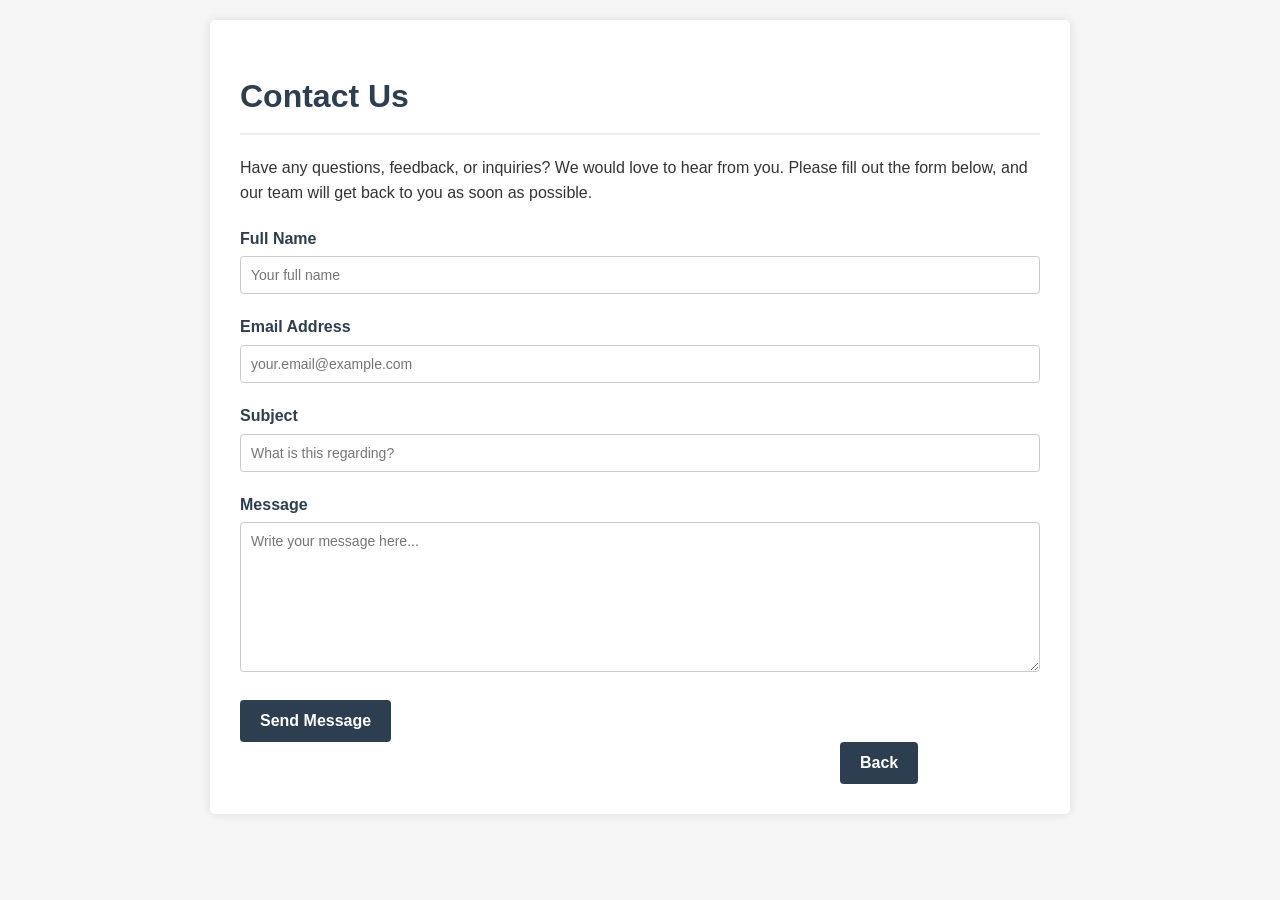
<file: html/contact.html>
<!DOCTYPE html>
<html lang="en">
<head>
    <meta charset="UTF-8">
    <meta name="viewport" content="width=device-width, initial-scale=1.0">
    <title>Contact Us | Binar</title>
    <style>
        body {
            font-family: Arial, sans-serif;
            line-height: 1.6;
            margin: 0;
            padding: 20px;
            background-color: whitesmoke;
            color: #333;
        }
        .container {
            max-width: 800px;
            margin: auto;
            background: white;
            padding: 30px;
            border-radius: 5px;
            box-shadow: 0 0 10px rgba(0, 0, 0, 0.1);
        }
        h1 {
            color: #2c3e50;
            border-bottom: 2px solid #eee;
            padding-bottom: 10px;
            margin-bottom: 20px;
        }
        p {
            margin-bottom: 20px;
        }
        .form-group {
            margin-bottom: 20px;
        }
        label {
            display: block;
            margin-bottom: 5px;
            font-weight: bold;
            color: #2c3e50;
        }
        input[type="text"],
        input[type="email"],
        textarea {
            width: 100%;
            padding: 10px;
            border: 1px solid #ccc;
            border-radius: 4px;
            box-sizing: border-box;
            font-family: inherit;
            font-size: 14px;
        }
        textarea {
            resize: vertical;
            min-height: 150px;
        }
        button {
            background-color: #2c3e50;
            color: white;
            padding: 12px 20px;
            border: none;
            border-radius: 4px;
            cursor: pointer;
            font-size: 16px;
            font-weight: bold;
            transition: background-color 0.3s ease;
        }
        button:hover {
            background-color: #34495e;
        }
        a{
            margin-left: 600px;
        }

    </style>
</head>
<body>
    <div class="container">
        <h1>Contact Us</h1>
        <p>Have any questions, feedback, or inquiries? We would love to hear from you. Please fill out the form below, and our team will get back to you as soon as possible.</p>
        
        <form action="#" method="POST">
            <div class="form-group">
                <label for="name">Full Name</label>
                <input type="text" id="name" name="name" required placeholder="Your full name">
            </div>

            <div class="form-group">
                <label for="email">Email Address</label>
                <input type="email" id="email" name="email" required placeholder="your.email@example.com">
            </div>

            <div class="form-group">
                <label for="subject">Subject</label>
                <input type="text" id="subject" name="subject" required placeholder="What is this regarding?">
            </div>

            <div class="form-group">
                <label for="message">Message</label>
                <textarea id="message" name="message" required placeholder="Write your message here..."></textarea>
            </div>

            <button type="submit">Send Message</button>
        </form>
        <a href="../html/index.html"><button>Back</button></a>
    </div>
</body>
</html>
</file>
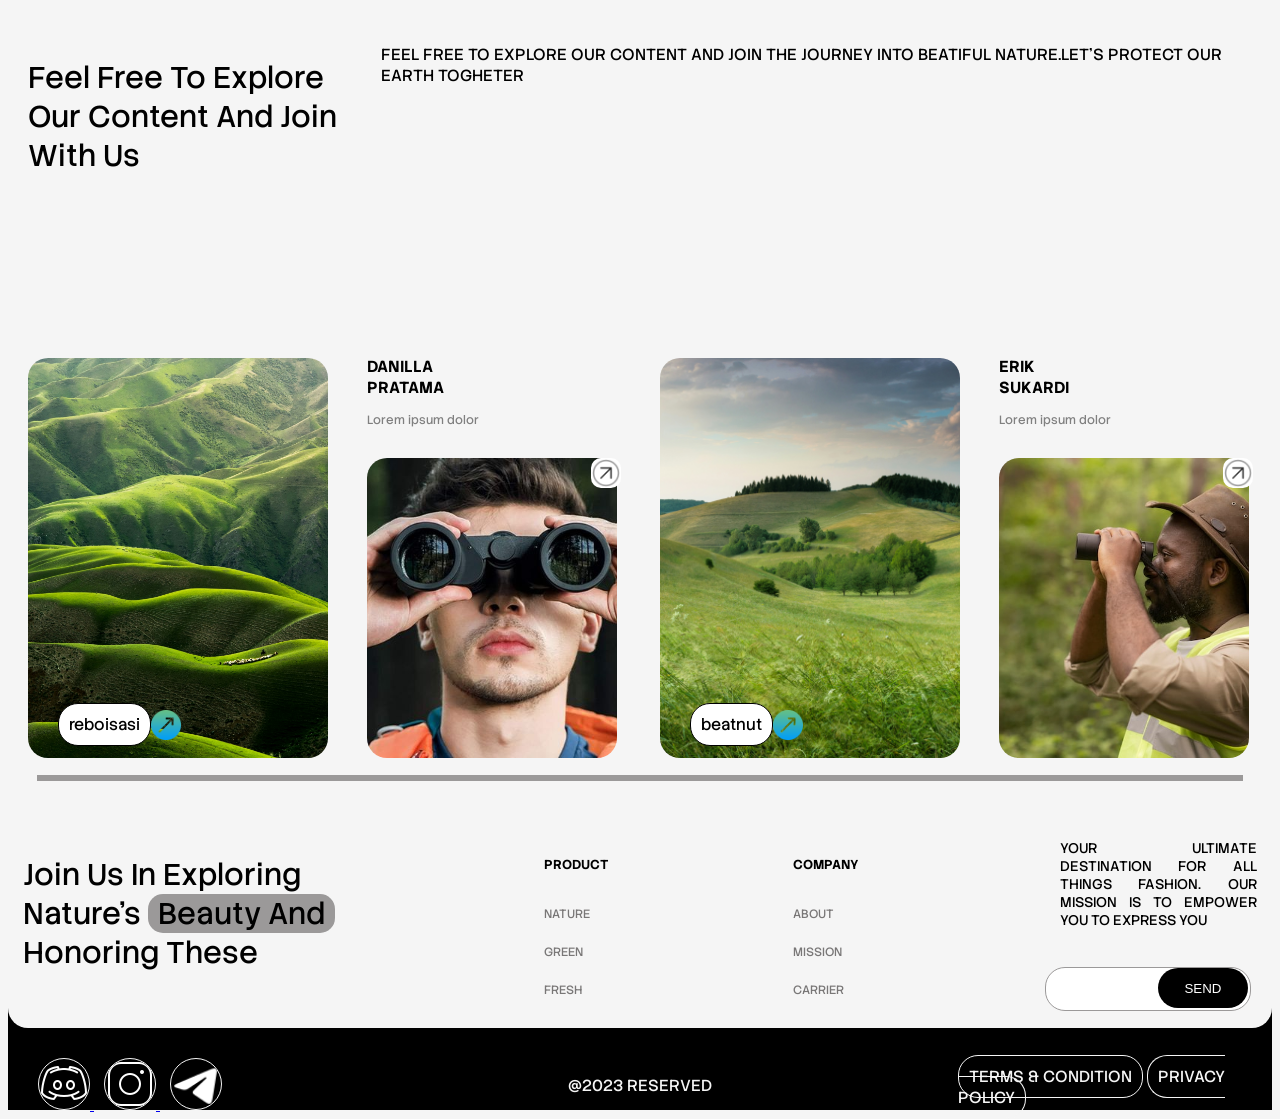
<file: html/fin.html>
<!DOCTYPE html>
<html lang="en">
<head>
    <meta charset="UTF-8">
    <meta name="viewport" content="width=device-width, initial-scale=1.0">
        <style>
        @import url('https://fonts.googleapis.com/css2?family=Stack+Sans+Text:wght@200..700&display=swap');
    </style>
    <title>Binar</title>
    <link rel="stylesheet" href="../css/fin.css">
</head>
<body>
    <main>

        <!-- section avant Footer -->
        <section>
            <!-- entete -->
                <div class="entete">
                    <p class="gauche">Feel Free To Explore Our Content And Join With Us</p>
                    <p class="droite">FEEL FREE TO EXPLORE OUR CONTENT AND JOIN THE JOURNEY INTO BEATIFUL NATURE.LET'S PROTECT OUR EARTH TOGHETER</p>
                </div>
            <!-- fin  entete -->

            <!-- bloc de photos -->
                <div class="photos">

                    <!-- photo une -->
                    <div class="photo1">
                        <img src="../images/espace-vert.jpg" alt="espace-vert" class="a">  
                        <div class="elts">
                            <a href="#">reboisasi</a>
                            <img src="../images/en-haut-a-droite(1).png" alt="" class="flc">
                        </div> 
                    </div>
                    <!-- fin photo une -->

                    <!-- photo deux -->
                    <div class="photo2">
                        <img src="../images/homme-a-jumelle.jpg" alt="homme a jumelle" class="b">
                        <img src="../images/fleche-en-haut-a-droite(1).png" alt="" class="flc">
                        <div class="elts">
                            <h2>DANILLA PRATAMA</h2>
                            <p>Lorem ipsum dolor</p>
                        </div> 
                    </div>
                    <!-- fin photo deux -->

                    <!-- photo trois -->
                    <div class="photo3">
                        <img src="../images/plaine-verte.jpg" alt="plaine-verte" class="c">
                        <div class="elts">
                            <a href="#">beatnut</a>
                            <img src="../images/en-haut-a-droite(1).png" alt="" class="flc">
                        </div>   
                    </div>
                    <!-- fin trois -->

                    <!-- photo quatre -->
                    <div class="photo4">
                        <img src="../images/garde-forestier.jpg" alt="garde forestier" class="d"> 
                        <img src="../images/fleche-en-haut-a-droite(1).png" alt="" class="flc"> 
                        <div class="elts">
                            <h2>ERIK SUKARDI</h2>
                            <p>Lorem ipsum dolor</p>
                        </div> 
                    </div>  
                    <!-- fin photo quatre  -->
                </div>
                <!-- fin bloc photos -->

        </section><br>
        <!-- fin section footer -->

        <hr><!-- ligne verticale  -->
    </main><br>
    
    <!-- pied de page -->
        <footer>

            <!-- section menu du footer -->
                <section class="menuFooter">
                    <p>Join Us In Exploring Nature's <span>Beauty And</span> Honoring These</p>

                    <div class="produit">
                        <h1>PRODUCT</h1>
                        <span>NATURE</span>
                        <span>GREEN</span>
                        <span>FRESH</span>
                    </div>
                    <div class="company">
                        <h1>COMPANY</h1>
                        <span>ABOUT</span>
                        <span>MISSION</span>
                        <span>CARRIER</span>
                    </div>

                    <!-- section message -->
                        <div class="msg">
                            <p>
                                YOUR ULTIMATE DESTINATION FOR ALL THINGS FASHION. OUR MISSION IS TO EMPOWER YOU TO EXPRESS YOU
                            </p>
                            <input type="text" name="msg" id="message">
                            <button type="submit">SEND</button>
                        </div>
                </section>
            <!-- fin section du menu Footer -->

            <!-- liens du footer -->
                <div class="liens">
                    <a href="https://discord.com/" target="_blank">
                        <img src="../images/discord.png" alt="logo de discord">
                    </a>
                    <a href="https://instagram.com/" target="_blank">
                        <img src="../images/instagram.png" alt="logo instagram">
                    </a>
                    <a href="https://telegram.com/" target="_blank">
                        <img src="../images/telegram.png" alt="logo telegram">
                    </a>
                </div>
            <!-- fin liens du footer -->

            <!-- condition et termes  -->
                <span class="copyright">@2023 RESERVED</span>
                <div class="confidentialite">
                    <a href="../html/termes.html">TERMS & CONDITION</a>
                    <a href="../html/policy.html">PRIVACY POLICY</a>
                </div>
            <!-- fin condition -->

        </footer>
    <!-- fin page -->
</body>
</html>
</file>
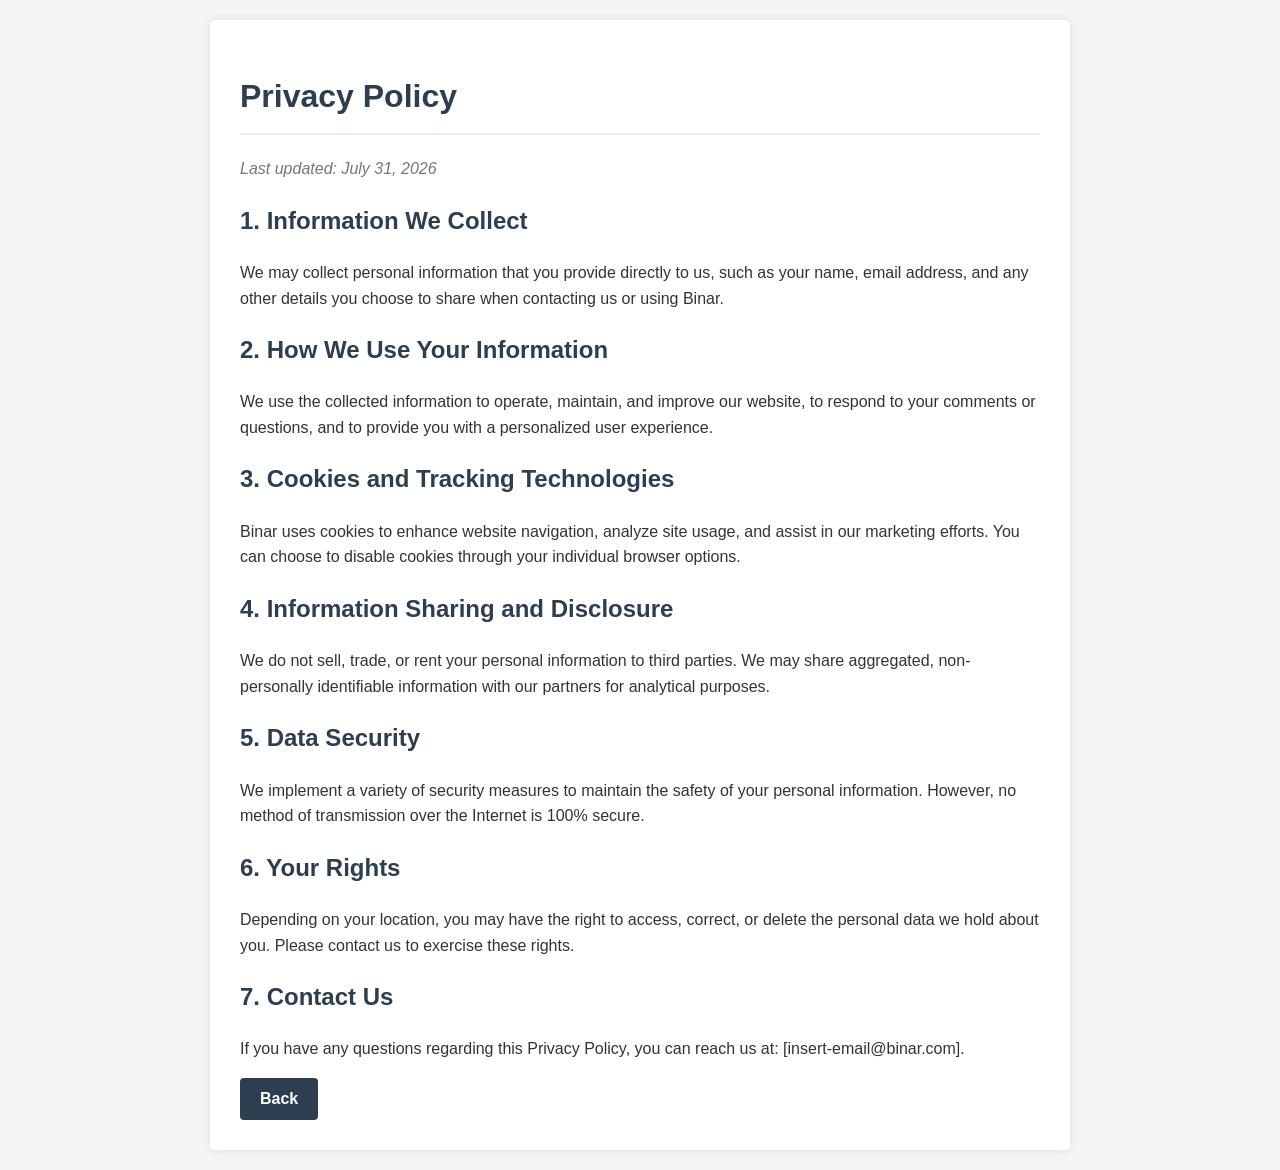
<file: html/policy.html>
<!DOCTYPE html>
<html lang="en">
<head>
    <meta charset="UTF-8">
    <meta name="viewport" content="width=device-width, initial-scale=1.0">
    <title>Privacy Policy | Binar</title>
    <style>
        body {
            font-family: Arial, sans-serif;
            line-height: 1.6;
            margin: 0;
            padding: 20px;
            background-color: whitesmoke;
            color: #333;
        }
        .container {
            max-width: 800px;
            margin: auto;
            background: white;
            padding: 30px;
            border-radius: 5px;
            box-shadow: 0 0 10px rgba(0, 0, 0, 0.1);
        }
        h1, h2 {
            color: #2c3e50;
        }
        h1 {
            border-bottom: 2px solid #eee;
            padding-bottom: 10px;
        }
        .date {
            font-style: italic;
            color: #777;
            margin-bottom: 20px;
        }
                button {
            background-color: #2c3e50;
            color: white;
            padding: 12px 20px;
            border: none;
            border-radius: 4px;
            cursor: pointer;
            font-size: 16px;
            font-weight: bold;
            transition: background-color 0.3s ease;
        }
        button:hover {
            background-color: #34495e;
        }
    </style>
</head>
<body>
    <div class="container">
        <h1>Privacy Policy</h1>
        <p class="date">Last updated: July 31, 2026</p>

        <h2>1. Information We Collect</h2>
        <p>We may collect personal information that you provide directly to us, such as your name, email address, and any other details you choose to share when contacting us or using Binar.</p>

        <h2>2. How We Use Your Information</h2>
        <p>We use the collected information to operate, maintain, and improve our website, to respond to your comments or questions, and to provide you with a personalized user experience.</p>

        <h2>3. Cookies and Tracking Technologies</h2>
        <p>Binar uses cookies to enhance website navigation, analyze site usage, and assist in our marketing efforts. You can choose to disable cookies through your individual browser options.</p>

        <h2>4. Information Sharing and Disclosure</h2>
        <p>We do not sell, trade, or rent your personal information to third parties. We may share aggregated, non-personally identifiable information with our partners for analytical purposes.</p>

        <h2>5. Data Security</h2>
        <p>We implement a variety of security measures to maintain the safety of your personal information. However, no method of transmission over the Internet is 100% secure.</p>

        <h2>6. Your Rights</h2>
        <p>Depending on your location, you may have the right to access, correct, or delete the personal data we hold about you. Please contact us to exercise these rights.</p>

        <h2>7. Contact Us</h2>
        <p>If you have any questions regarding this Privacy Policy, you can reach us at: [insert-email@binar.com].</p>
    <a href="../html/index.html"><button>Back</button></a>
    </div>
    
</body>
</html>
</file>
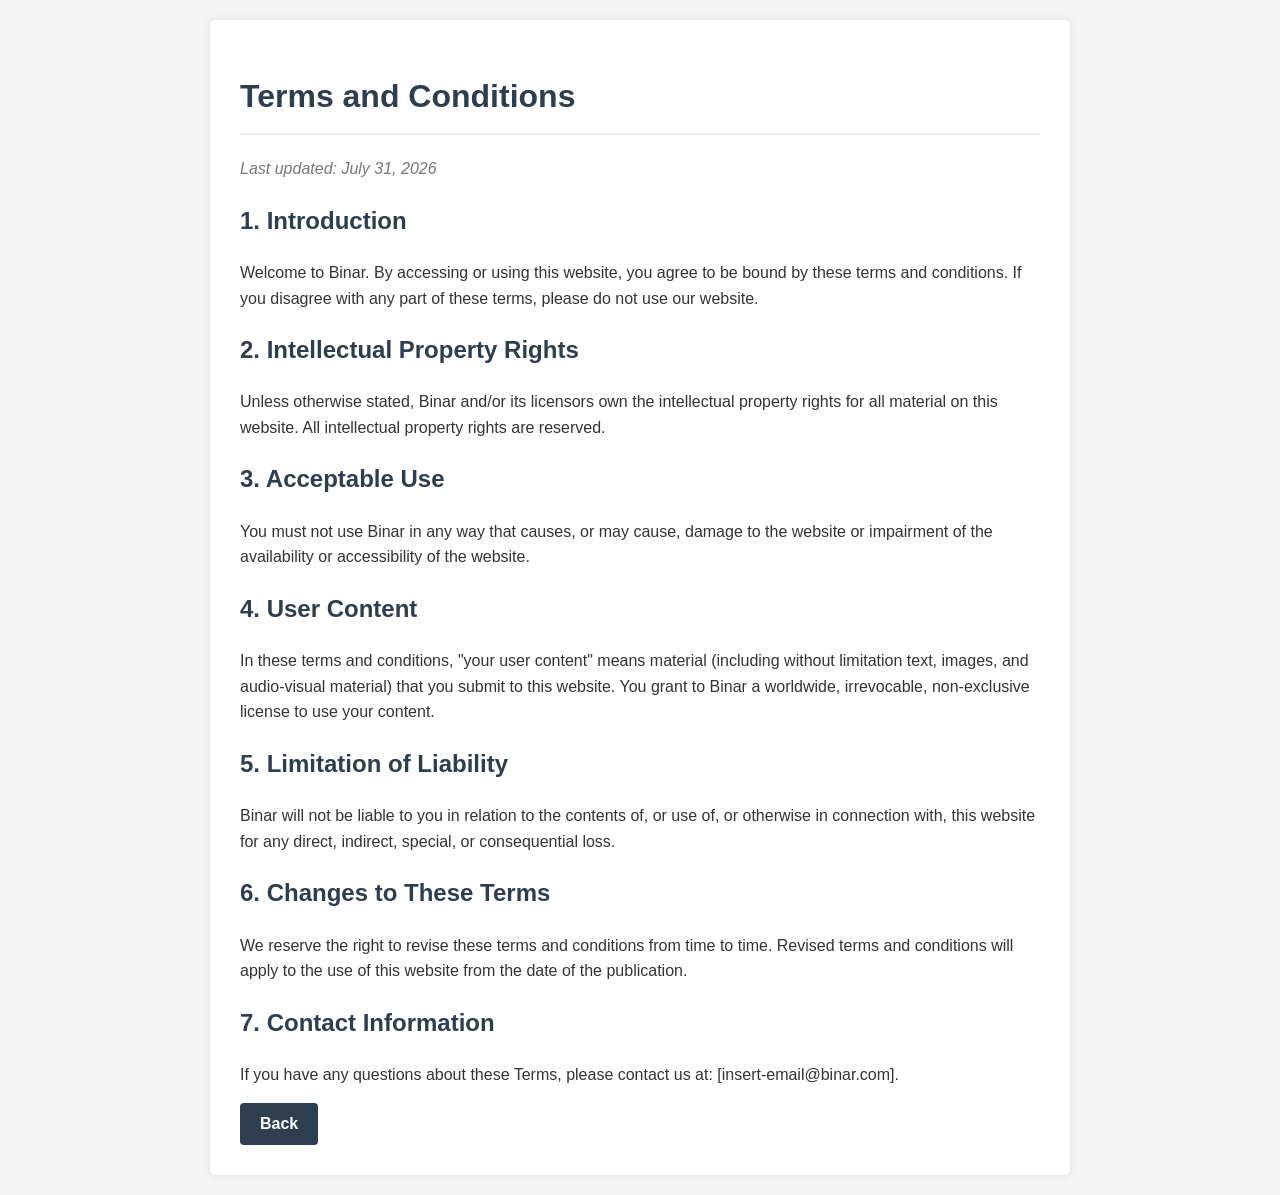
<file: html/termes.html>
<!DOCTYPE html>
<html lang="en">
<head>
    <meta charset="UTF-8">
    <meta name="viewport" content="width=device-width, initial-scale=1.0">
    <title>Terms and Conditions | Binar</title>
    <style>
        body {
            font-family: Arial, sans-serif;
            line-height: 1.6;
            margin: 0;
            padding: 20px;
            background-color: whitesmoke;
            color: #333;
        }
        .container {
            max-width: 800px;
            margin: auto;
            background: white;
            padding: 30px;
            border-radius: 5px;
            box-shadow: 0 0 10px rgba(0, 0, 0, 0.1);
        }
        h1, h2 {
            color: #2c3e50;
        }
        h1 {
            border-bottom: 2px solid #eee;
            padding-bottom: 10px;
        }
        .date {
            font-style: italic;
            color: #777;
            margin-bottom: 20px;
        }
                button {
            background-color: #2c3e50;
            color: white;
            padding: 12px 20px;
            border: none;
            border-radius: 4px;
            cursor: pointer;
            font-size: 16px;
            font-weight: bold;
            transition: background-color 0.3s ease;
        }
        button:hover {
            background-color: #34495e;
        }
    </style>
</head>
<body>
    <div class="container">
        <h1>Terms and Conditions</h1>
        <p class="date">Last updated: July 31, 2026</p>

        <h2>1. Introduction</h2>
        <p>Welcome to Binar. By accessing or using this website, you agree to be bound by these terms and conditions. If you disagree with any part of these terms, please do not use our website.</p>

        <h2>2. Intellectual Property Rights</h2>
        <p>Unless otherwise stated, Binar and/or its licensors own the intellectual property rights for all material on this website. All intellectual property rights are reserved.</p>

        <h2>3. Acceptable Use</h2>
        <p>You must not use Binar in any way that causes, or may cause, damage to the website or impairment of the availability or accessibility of the website.</p>

        <h2>4. User Content</h2>
        <p>In these terms and conditions, "your user content" means material (including without limitation text, images, and audio-visual material) that you submit to this website. You grant to Binar a worldwide, irrevocable, non-exclusive license to use your content.</p>

        <h2>5. Limitation of Liability</h2>
        <p>Binar will not be liable to you in relation to the contents of, or use of, or otherwise in connection with, this website for any direct, indirect, special, or consequential loss.</p>

        <h2>6. Changes to These Terms</h2>
        <p>We reserve the right to revise these terms and conditions from time to time. Revised terms and conditions will apply to the use of this website from the date of the publication.</p>

        <h2>7. Contact Information</h2>
        <p>If you have any questions about these Terms, please contact us at: [insert-email@binar.com].</p>
        <a href="../html/index.html"><button>Back</button></a>
    </div>
</body>
</html>
</file>
<file: css/fin.css>
body{
    background-color: whitesmoke;
    font-family: "Stack Sans Text", sans-serif;
}

/* paragraphe de l'entete */
    .entete{
        display: flex;
        flex-direction: row;
        justify-content: space-between;
        padding: 20px;
    }

    /* paragraphe gauche */
        .gauche{
            font-size: 30px;
            width: 400px;
            height: 250px;
        }
    /* paragraphe droite */
        .droitep{
            margin-top: 30px;
            width: 400px;
            height: 200px;
            color: grey;
        }
/* fin paragraphe de l'entete */

/* bloc de photos */
    .photos{
        display: flex;
        flex-direction: row;
        justify-content: space-around;
    }

    .photos .a, .photos .c{
        border-radius: 20px;
        width: 300px;
        height: 400px;
        object-fit: cover;
    }

    .photos .b, .photos .d{
        border-radius: 20px;
        margin-top: 100px;
        height: 300px;
        width: 250px;
        object-fit: cover;
    }

    .photo1 a, .photo3 a{
        background-color: white;
        color: black;
        text-decoration: none;
        border: 1px solid black;
        border-radius: 20px;
        padding: 10px;
    }

    /* liens au survol */
        .photo1 a:hover, .photo3 a:hover{
            background-color: black;
            color: white;
        }
    
    /* les images de fleches */
        .photo1 .elts .flc, .photo2 .flc ,.photo3 .elts .flc, .photo4 .flc{
            width: 30px;
            height: 30px;
        }

    .photo1 .elts, .photo3 .elts{
        display: flex;
        flex-direction: row;
        align-items: center;
        margin-top: -60px;
        margin-left: 30px; 
    }

    .photo2 div, .photo4 div{
        margin-top: -420px;
    }
    .photo2 h2, .photo4 h2{
        width: 100px;
        font-size: 16px;
    }
    .photo2 p, .photo4 p{
        font-size: 12px;
        color: grey;
    }

    .photo2 .flc, .photo4 .flc{
        background-color: white;
        margin-bottom: 270px;
        margin-left: -30px;
        border-radius: 10px;
    }
/* fin bloc photos */

/* ligne verticale */
    hr{
        width: 95%;
        border: 3px solid rgb(155, 153, 153);
    }
/* fin ligne verticale */

/* menu du footer */
    .menuFooter{
        display: flex;
        flex-direction: row;
        justify-content: space-between;
    }
    .menuFooter p{
        width: 320px;
        height: 100px;
        font-size: 30px;
        padding: 15px;
    }
    .menuFooter p span{
        background-color: rgb(155, 153, 153);
        padding-left: 10px;
        padding-right: 10px;
        border-radius: 15px;
    }

    /* liste des liens du footer */
        .produit, .company{
            display: flex;
            flex-direction: column;
            justify-content: space-between;
            align-items: flex-start;
            font-size: 12px;
            margin-top: 35px;
            margin-bottom: 30px;
        }
        .produit h1, .company h1{
            font-size: 13px;
            /* margin-bottom: -10px; */
        }
        .produit span, .company span{
        color: rgb(121, 119, 119);
        }
    
    /* messages */
        .msg p{
            width: 197px;
            /* height: 50px; */
            font-size: 14px;
            text-align: justify;
        }
        .msg input{
            border: 1px solid rgb(155, 153, 153);
            border-radius: 20px;
            width: 200px;
            height: 40px;
            position: absolute;
            margin-top: -1px;
        }
        .msg button{
            position: relative;
            width: 90px;
            height: 40px;
            border-radius: 20px;
            background-color: black;
            color: white;
            border: none;
            margin-left: 113px;
            /* margin-top: 2px; */
            margin-bottom: 20px;
        }

        /* border radius de fin des menu du footer */
            .menuFooter{
                border-bottom-left-radius: 20px;
                border-bottom-right-radius: 20px;
                background-color: whitesmoke;
            }
/* fin menu du footer */

/* footer */
    footer{
        display: flex;
        flex-direction: column;
        background-color: black;
        height: 300px;
    }
    footer .liens{
        margin-top: 30px;
        margin-left: 20px;
    }
    footer .liens img{
        width: 50px;
        height: 50px;
        border: 1px solid whitesmoke;
        border-radius: 50%;
        margin-left: 10px;
    }

    footer .copyright{
        color: whitesmoke;
        display: flex;
        justify-content: center;
        margin-top: -40px;
    }

    footer .confidentialite{
            margin-left: 950px;
            margin-top: -30px;
    }

    footer .confidentialite a{
        color: whitesmoke;
        text-decoration: none;
        border: 1px solid whitesmoke;
        border-radius: 20px;
        padding: 10px;

    }
    footer .confidentialite a:hover{
        background-color: whitesmoke;
        color: black;
        border: 1px solid black;
    }
/* fin footer */
</file>
